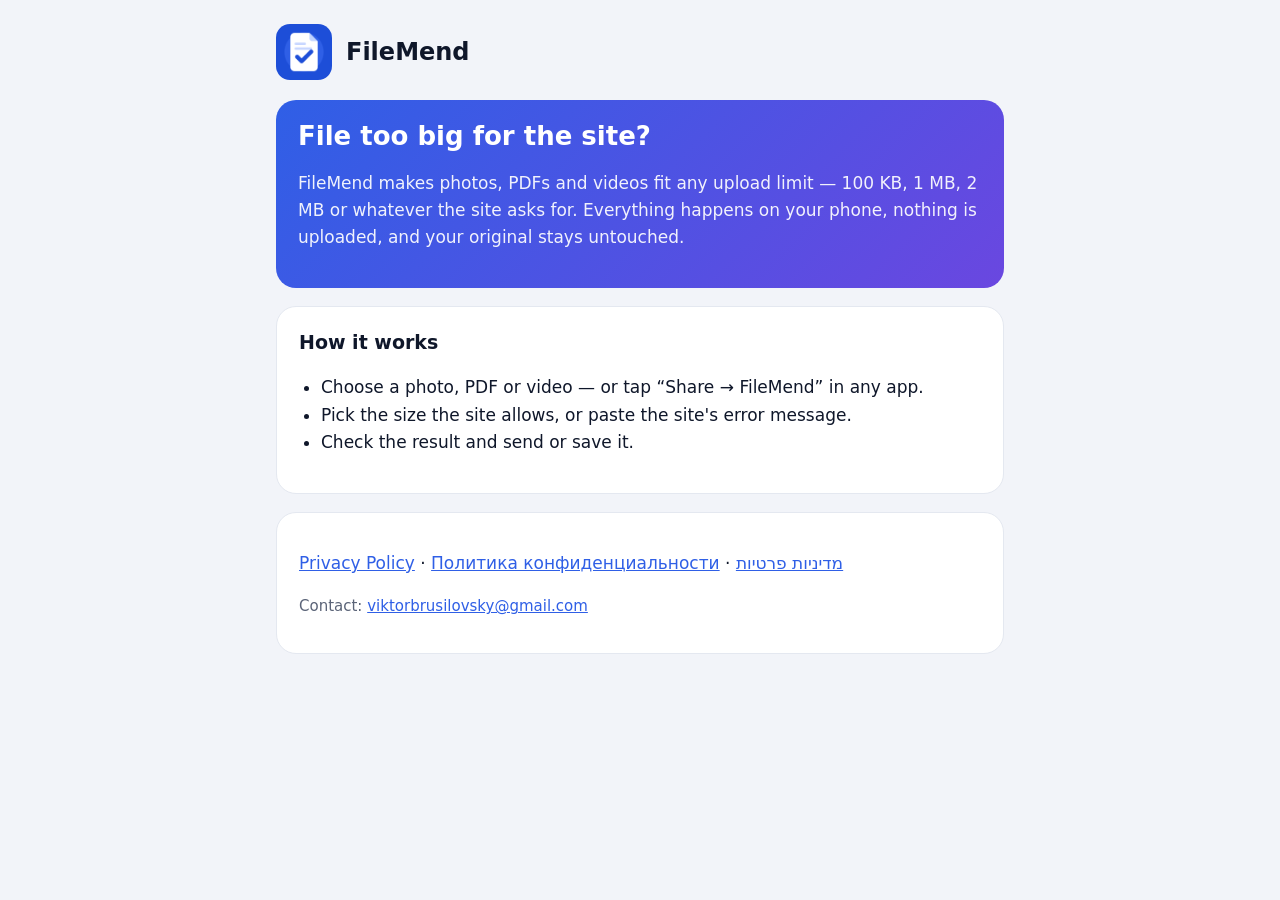
<file: index.html>
<!doctype html>
<html lang="en">
<head>
<meta charset="utf-8">
<meta name="viewport" content="width=device-width, initial-scale=1">
<title>FileMend — fit any upload limit</title>
<meta name="description" content="FileMend makes photos, PDFs and videos fit a website's upload size limit, right on your phone.">
<link rel="icon" href="icon.png">
<link rel="stylesheet" href="style.css">
</head>
<body>
<div class="wrap">
<header><img src="icon.png" alt=""><b>FileMend</b></header>
<section class="hero">
<h1>File too big for the site?</h1>
<p>FileMend makes photos, PDFs and videos fit any upload limit — 100 KB, 1 MB, 2 MB or whatever the site asks for. Everything happens on your phone, nothing is uploaded, and your original stays untouched.</p>
</section>
<section>
<h2 style="margin-top:0">How it works</h2>
<ul>
<li>Choose a photo, PDF or video — or tap “Share → FileMend” in any app.</li>
<li>Pick the size the site allows, or paste the site's error message.</li>
<li>Check the result and send or save it.</li>
</ul>
</section>
<section>
<p><a href="privacy.html">Privacy Policy</a> · <a href="privacy.html#ru">Политика конфиденциальности</a> · <a href="privacy.html#he">מדיניות פרטיות</a></p>
<p class="muted">Contact: <a href="mailto:viktorbrusilovsky@gmail.com
">viktorbrusilovsky@gmail.com
</a></p>
</section>
</div>
</body>
</html>
</file>
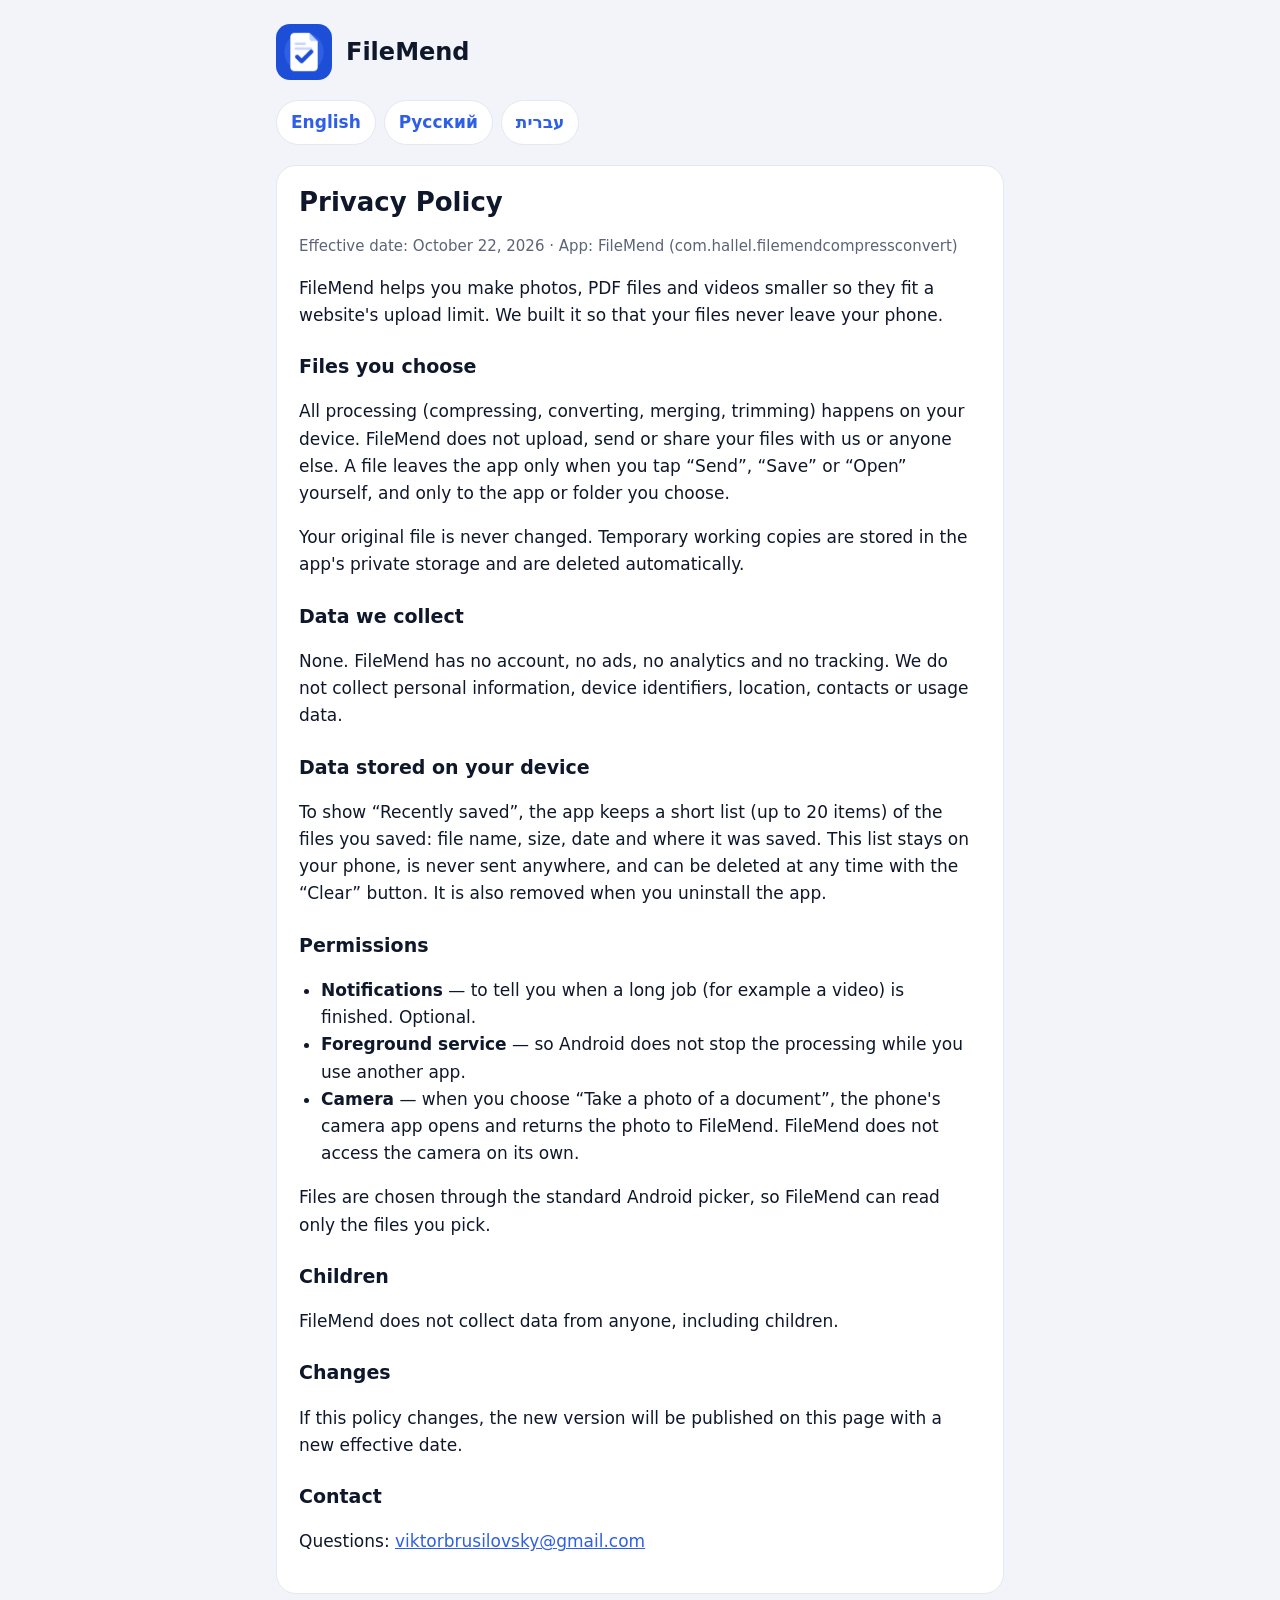
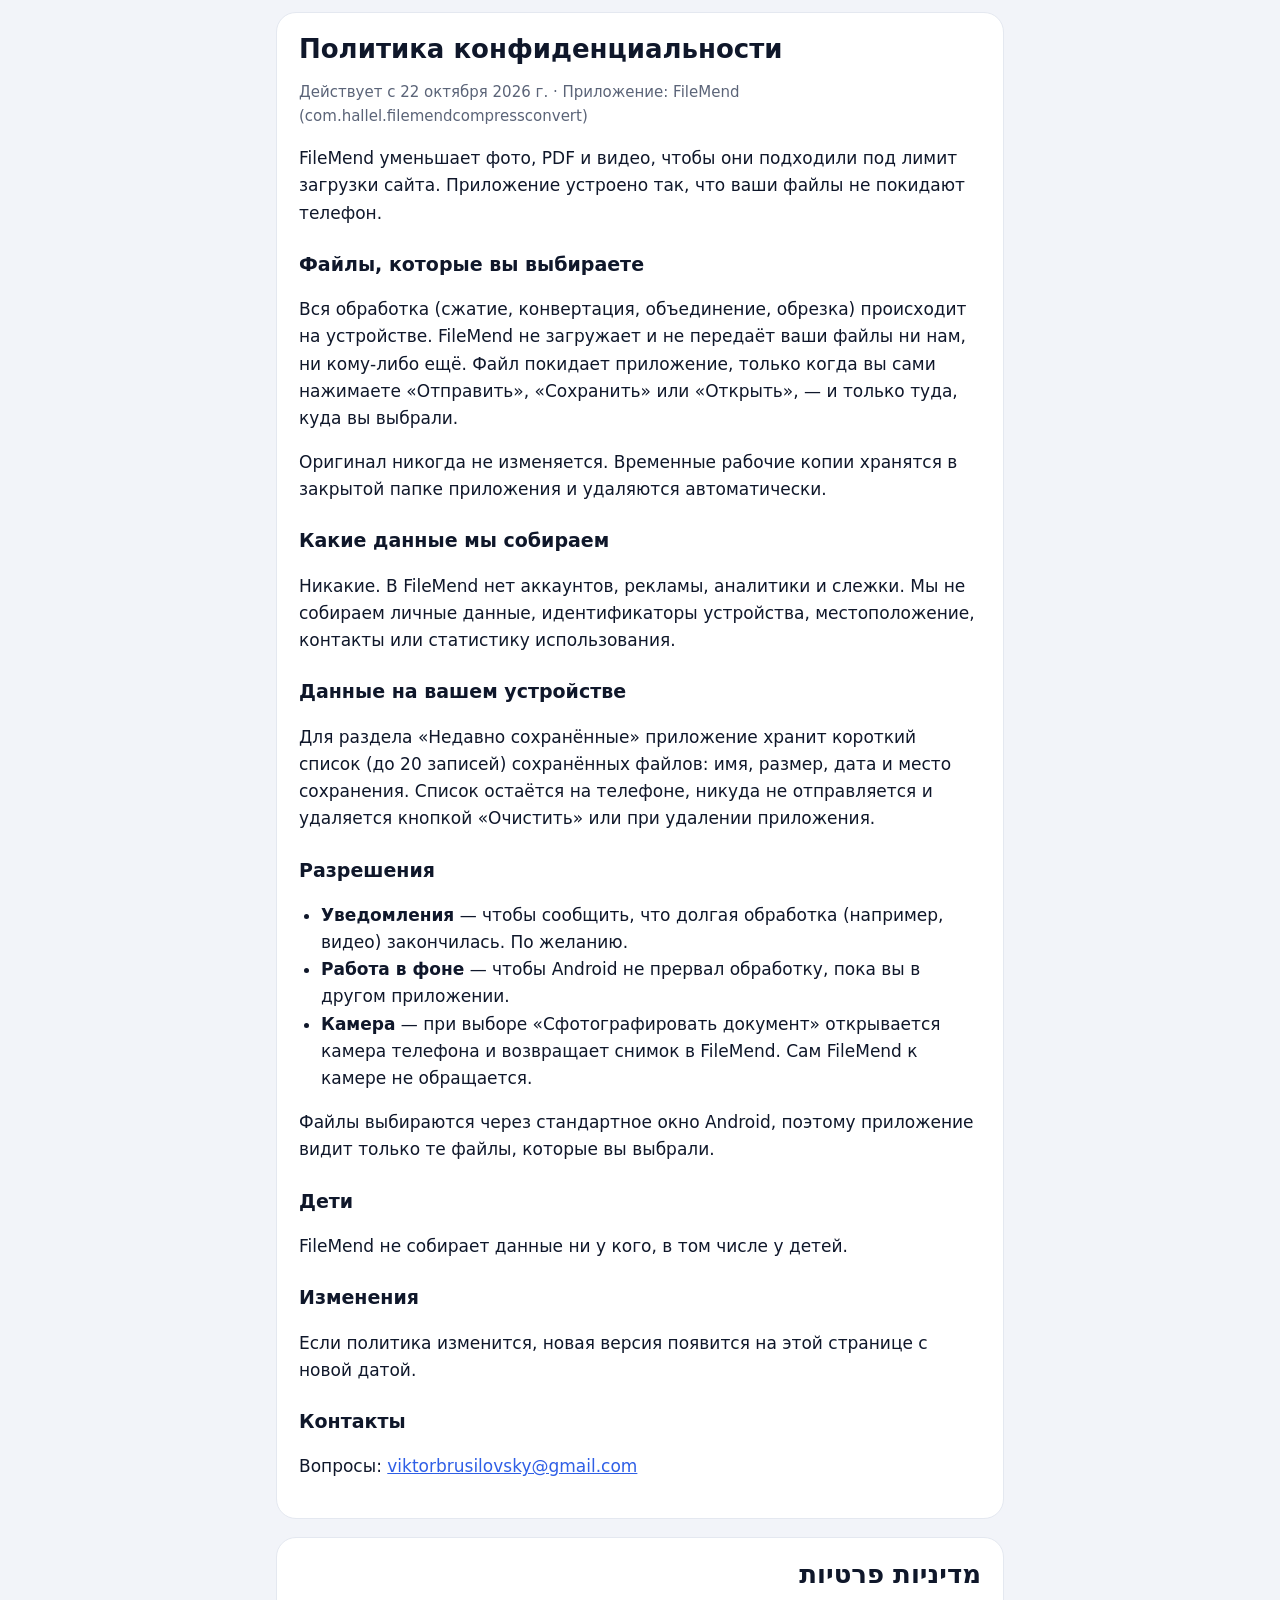
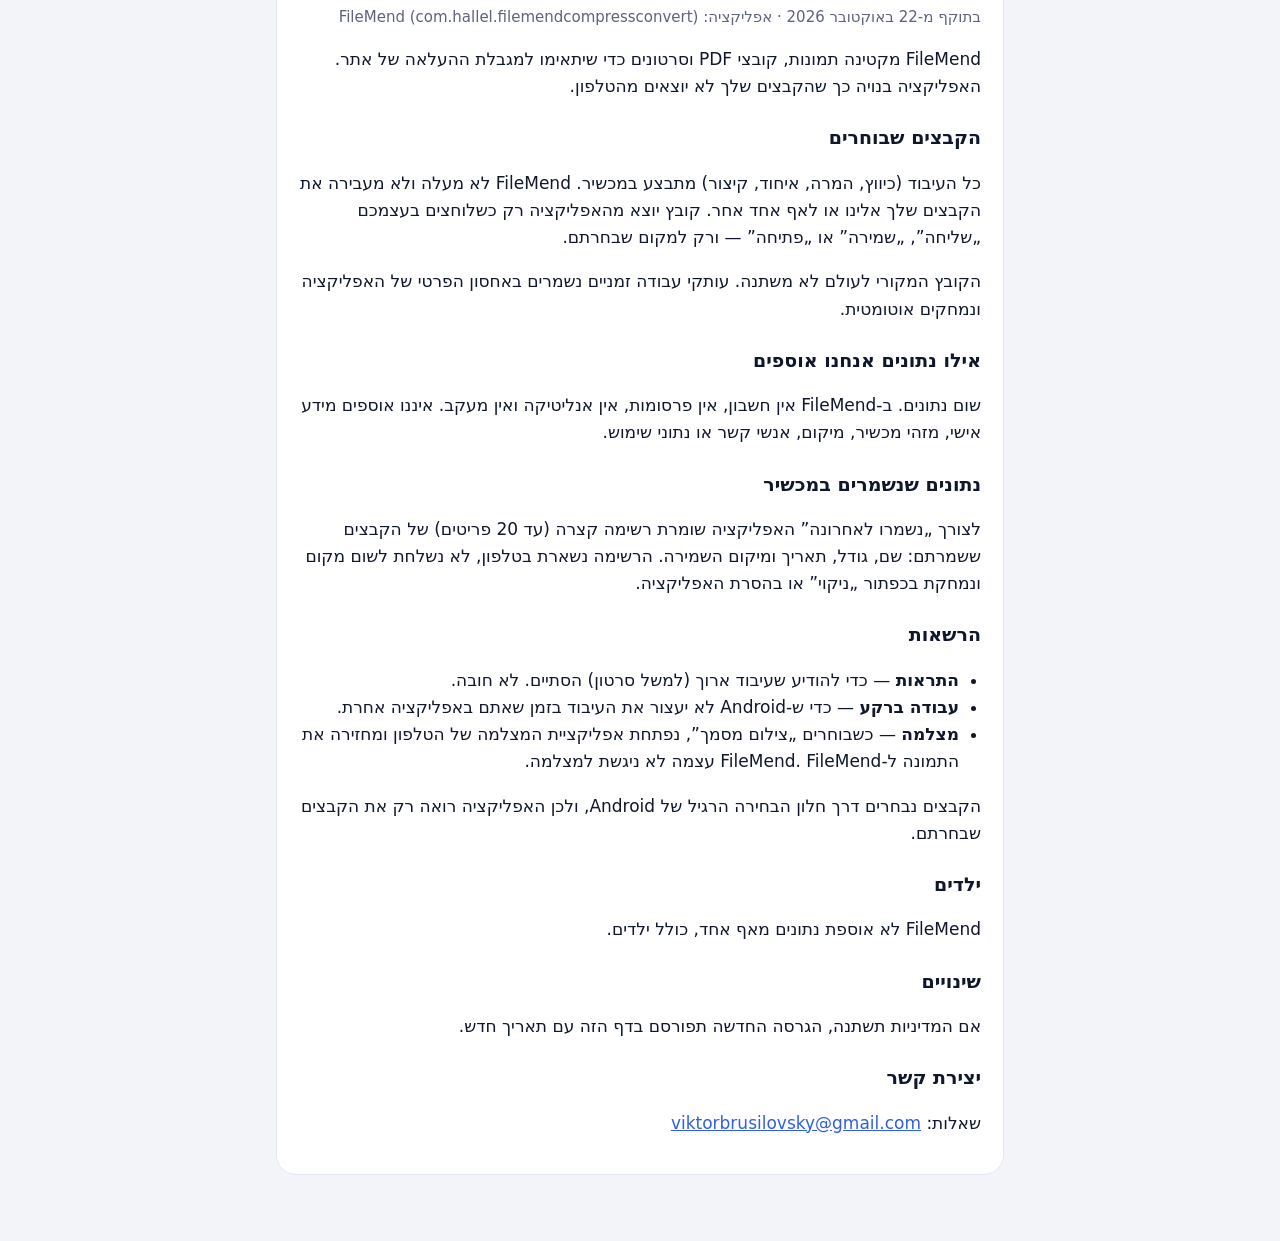
<file: privacy.html>
<!doctype html>
<html lang="en">
<head>
<meta charset="utf-8">
<meta name="viewport" content="width=device-width, initial-scale=1">
<title>FileMend — Privacy Policy</title>
<link rel="icon" href="icon.png">
<link rel="stylesheet" href="style.css">
</head>
<body>
<div class="wrap">
<header><img src="icon.png" alt=""><b>FileMend</b></header>
<nav><a href="#en">English</a><a href="#ru">Русский</a><a href="#he">עברית</a></nav>

<section id="en">
<h1>Privacy Policy</h1>
<p class="muted">Effective date: October 22, 2026 · App: FileMend (com.hallel.filemendcompressconvert)</p>
<p>FileMend helps you make photos, PDF files and videos smaller so they fit a website's upload limit. We built it so that your files never leave your phone.</p>
<h2>Files you choose</h2>
<p>All processing (compressing, converting, merging, trimming) happens on your device. FileMend does not upload, send or share your files with us or anyone else. A file leaves the app only when you tap “Send”, “Save” or “Open” yourself, and only to the app or folder you choose.</p>
<p>Your original file is never changed. Temporary working copies are stored in the app's private storage and are deleted automatically.</p>
<h2>Data we collect</h2>
<p>None. FileMend has no account, no ads, no analytics and no tracking. We do not collect personal information, device identifiers, location, contacts or usage data.</p>
<h2>Data stored on your device</h2>
<p>To show “Recently saved”, the app keeps a short list (up to 20 items) of the files you saved: file name, size, date and where it was saved. This list stays on your phone, is never sent anywhere, and can be deleted at any time with the “Clear” button. It is also removed when you uninstall the app.</p>
<h2>Permissions</h2>
<ul>
<li><b>Notifications</b> — to tell you when a long job (for example a video) is finished. Optional.</li>
<li><b>Foreground service</b> — so Android does not stop the processing while you use another app.</li>
<li><b>Camera</b> — when you choose “Take a photo of a document”, the phone's camera app opens and returns the photo to FileMend. FileMend does not access the camera on its own.</li>
</ul>
<p>Files are chosen through the standard Android picker, so FileMend can read only the files you pick.</p>
<h2>Children</h2>
<p>FileMend does not collect data from anyone, including children.</p>
<h2>Changes</h2>
<p>If this policy changes, the new version will be published on this page with a new effective date.</p>
<h2>Contact</h2>
<p>Questions: <a href="mailto:viktorbrusilovsky@gmail.com
">viktorbrusilovsky@gmail.com
</a></p>
</section>

<section id="ru" lang="ru">
<h1>Политика конфиденциальности</h1>
<p class="muted">Действует с 22 октября 2026 г. · Приложение: FileMend (com.hallel.filemendcompressconvert)</p>
<p>FileMend уменьшает фото, PDF и видео, чтобы они подходили под лимит загрузки сайта. Приложение устроено так, что ваши файлы не покидают телефон.</p>
<h2>Файлы, которые вы выбираете</h2>
<p>Вся обработка (сжатие, конвертация, объединение, обрезка) происходит на устройстве. FileMend не загружает и не передаёт ваши файлы ни нам, ни кому-либо ещё. Файл покидает приложение, только когда вы сами нажимаете «Отправить», «Сохранить» или «Открыть», — и только туда, куда вы выбрали.</p>
<p>Оригинал никогда не изменяется. Временные рабочие копии хранятся в закрытой папке приложения и удаляются автоматически.</p>
<h2>Какие данные мы собираем</h2>
<p>Никакие. В FileMend нет аккаунтов, рекламы, аналитики и слежки. Мы не собираем личные данные, идентификаторы устройства, местоположение, контакты или статистику использования.</p>
<h2>Данные на вашем устройстве</h2>
<p>Для раздела «Недавно сохранённые» приложение хранит короткий список (до 20 записей) сохранённых файлов: имя, размер, дата и место сохранения. Список остаётся на телефоне, никуда не отправляется и удаляется кнопкой «Очистить» или при удалении приложения.</p>
<h2>Разрешения</h2>
<ul>
<li><b>Уведомления</b> — чтобы сообщить, что долгая обработка (например, видео) закончилась. По желанию.</li>
<li><b>Работа в фоне</b> — чтобы Android не прервал обработку, пока вы в другом приложении.</li>
<li><b>Камера</b> — при выборе «Сфотографировать документ» открывается камера телефона и возвращает снимок в FileMend. Сам FileMend к камере не обращается.</li>
</ul>
<p>Файлы выбираются через стандартное окно Android, поэтому приложение видит только те файлы, которые вы выбрали.</p>
<h2>Дети</h2>
<p>FileMend не собирает данные ни у кого, в том числе у детей.</p>
<h2>Изменения</h2>
<p>Если политика изменится, новая версия появится на этой странице с новой датой.</p>
<h2>Контакты</h2>
<p>Вопросы: <a href="mailto:viktorbrusilovsky@gmail.com

">viktorbrusilovsky@gmail.com
</a></p>
</section>

<section id="he" lang="he" dir="rtl">
<h1>מדיניות פרטיות</h1>
<p class="muted">בתוקף מ-22 באוקטובר 2026 · אפליקציה: FileMend (com.hallel.filemendcompressconvert)</p>
<p>FileMend מקטינה תמונות, קובצי PDF וסרטונים כדי שיתאימו למגבלת ההעלאה של אתר. האפליקציה בנויה כך שהקבצים שלך לא יוצאים מהטלפון.</p>
<h2>הקבצים שבוחרים</h2>
<p>כל העיבוד (כיווץ, המרה, איחוד, קיצור) מתבצע במכשיר. FileMend לא מעלה ולא מעבירה את הקבצים שלך אלינו או לאף אחד אחר. קובץ יוצא מהאפליקציה רק כשלוחצים בעצמכם „שליחה”, „שמירה” או „פתיחה” — ורק למקום שבחרתם.</p>
<p>הקובץ המקורי לעולם לא משתנה. עותקי עבודה זמניים נשמרים באחסון הפרטי של האפליקציה ונמחקים אוטומטית.</p>
<h2>אילו נתונים אנחנו אוספים</h2>
<p>שום נתונים. ב-FileMend אין חשבון, אין פרסומות, אין אנליטיקה ואין מעקב. איננו אוספים מידע אישי, מזהי מכשיר, מיקום, אנשי קשר או נתוני שימוש.</p>
<h2>נתונים שנשמרים במכשיר</h2>
<p>לצורך „נשמרו לאחרונה” האפליקציה שומרת רשימה קצרה (עד 20 פריטים) של הקבצים ששמרתם: שם, גודל, תאריך ומיקום השמירה. הרשימה נשארת בטלפון, לא נשלחת לשום מקום ונמחקת בכפתור „ניקוי” או בהסרת האפליקציה.</p>
<h2>הרשאות</h2>
<ul>
<li><b>התראות</b> — כדי להודיע שעיבוד ארוך (למשל סרטון) הסתיים. לא חובה.</li>
<li><b>עבודה ברקע</b> — כדי ש-Android לא יעצור את העיבוד בזמן שאתם באפליקציה אחרת.</li>
<li><b>מצלמה</b> — כשבוחרים „צילום מסמך”, נפתחת אפליקציית המצלמה של הטלפון ומחזירה את התמונה ל-FileMend. FileMend עצמה לא ניגשת למצלמה.</li>
</ul>
<p>הקבצים נבחרים דרך חלון הבחירה הרגיל של Android, ולכן האפליקציה רואה רק את הקבצים שבחרתם.</p>
<h2>ילדים</h2>
<p>FileMend לא אוספת נתונים מאף אחד, כולל ילדים.</p>
<h2>שינויים</h2>
<p>אם המדיניות תשתנה, הגרסה החדשה תפורסם בדף הזה עם תאריך חדש.</p>
<h2>יצירת קשר</h2>
<p>שאלות: <a href="mailto:viktorbrusilovsky@gmail.com
">viktorbrusilovsky@gmail.com
</a></p>
</section>
</div>
</body>
</html>
</file>
<file: style.css>
:root{--bg:#F2F4F9;--card:#fff;--text:#0F172A;--muted:#5B6478;--pri:#2F5FE6;--line:#E4E8F0}
@media (prefers-color-scheme:dark){:root{--bg:#0B1220;--card:#151D2E;--text:#EEF2FA;--muted:#A9B4C8;--pri:#8FB0FF;--line:#263049}}
*{box-sizing:border-box}
body{margin:0;background:var(--bg);color:var(--text);font:17px/1.6 system-ui,-apple-system,"Segoe UI",Roboto,Arial,sans-serif}
.wrap{max-width:760px;margin:0 auto;padding:24px 16px 48px}
header{display:flex;align-items:center;gap:14px;margin-bottom:20px}
header img{width:56px;height:56px;border-radius:14px}
header b{font-size:24px}
nav{display:flex;gap:8px;flex-wrap:wrap;margin:0 0 20px}
nav a{padding:8px 14px;border-radius:999px;background:var(--card);color:var(--pri);text-decoration:none;font-weight:600;border:1px solid var(--line)}
section{background:var(--card);border-radius:20px;padding:20px 22px;margin-bottom:18px;border:1px solid var(--line)}
h1{font-size:26px;line-height:1.25;margin:0 0 6px}
h2{font-size:19px;margin:22px 0 6px}
p,li{color:var(--text)} .muted{color:var(--muted);font-size:15px}
a{color:var(--pri)}
ul{padding-inline-start:22px}
.hero{background:linear-gradient(135deg,#2F5FE6,#6A47E0);color:#fff;border:0}
.hero p{color:#fff;opacity:.92}
</file>
